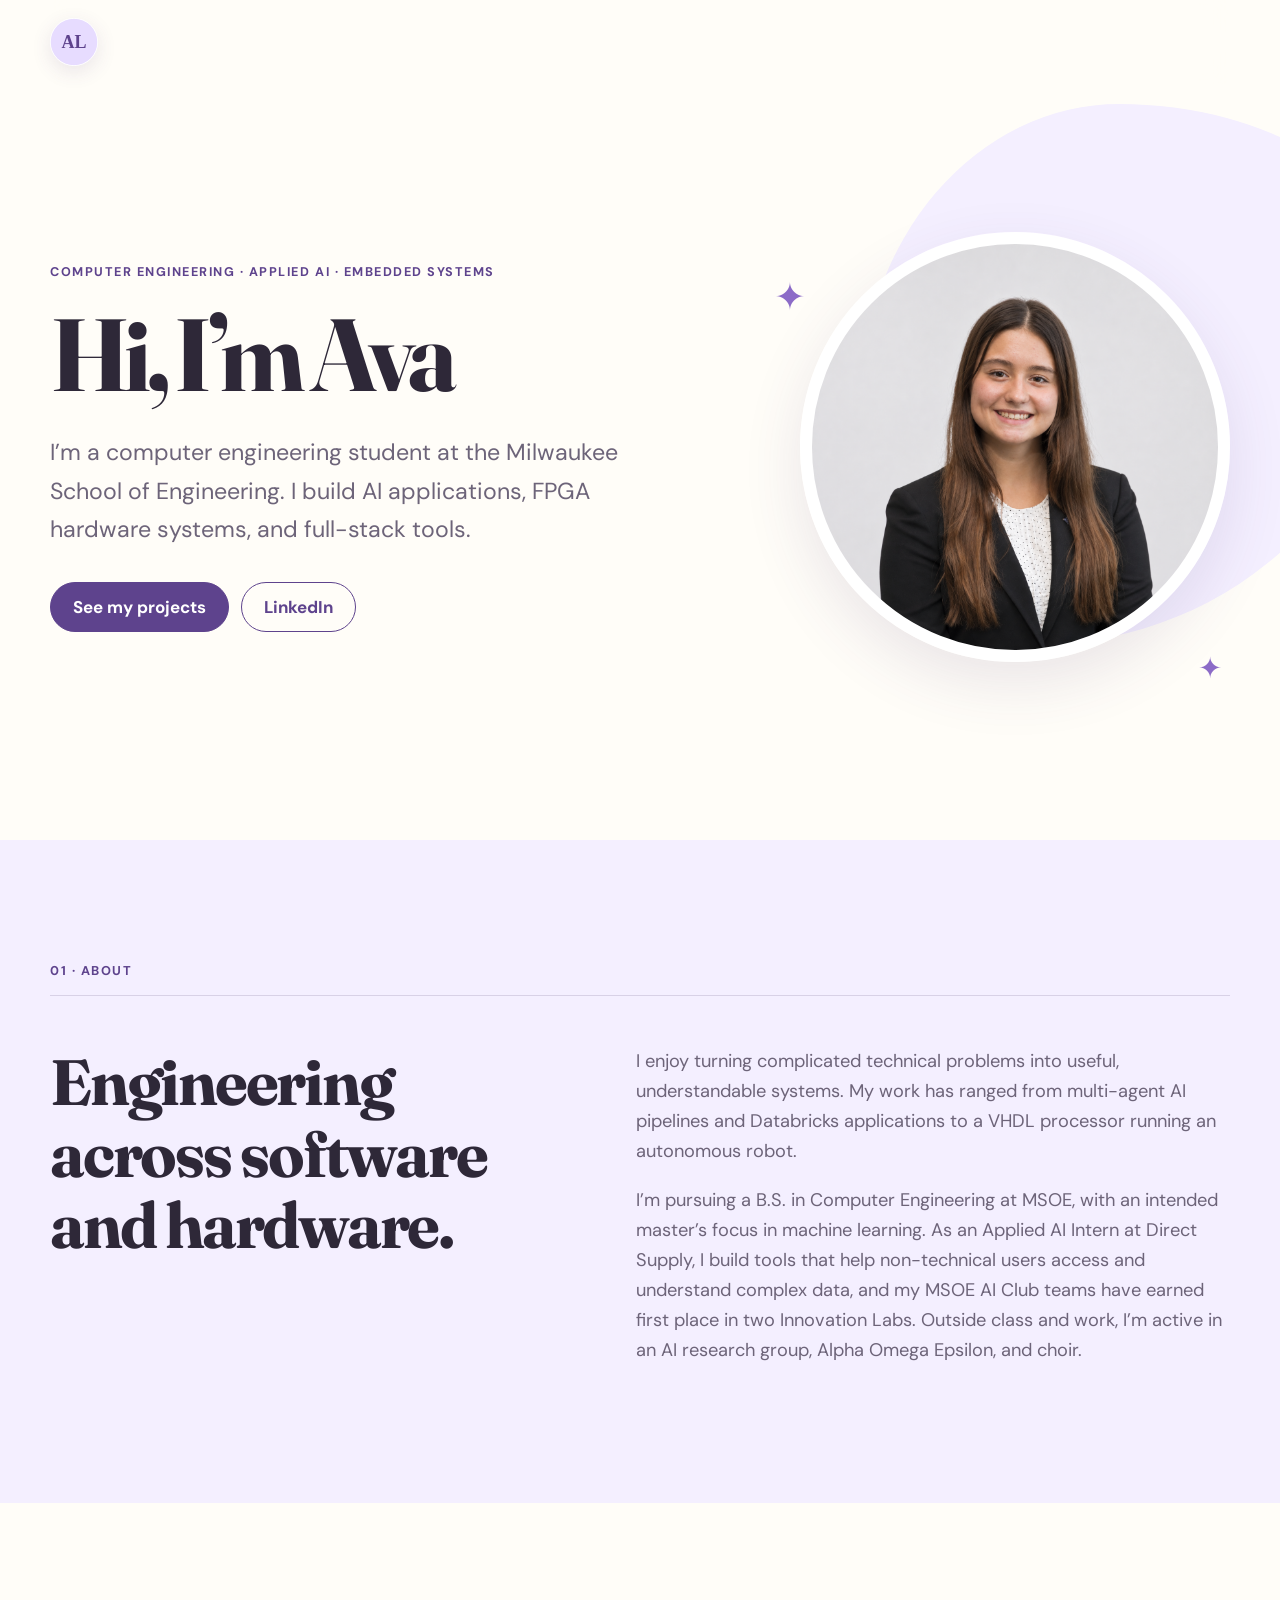
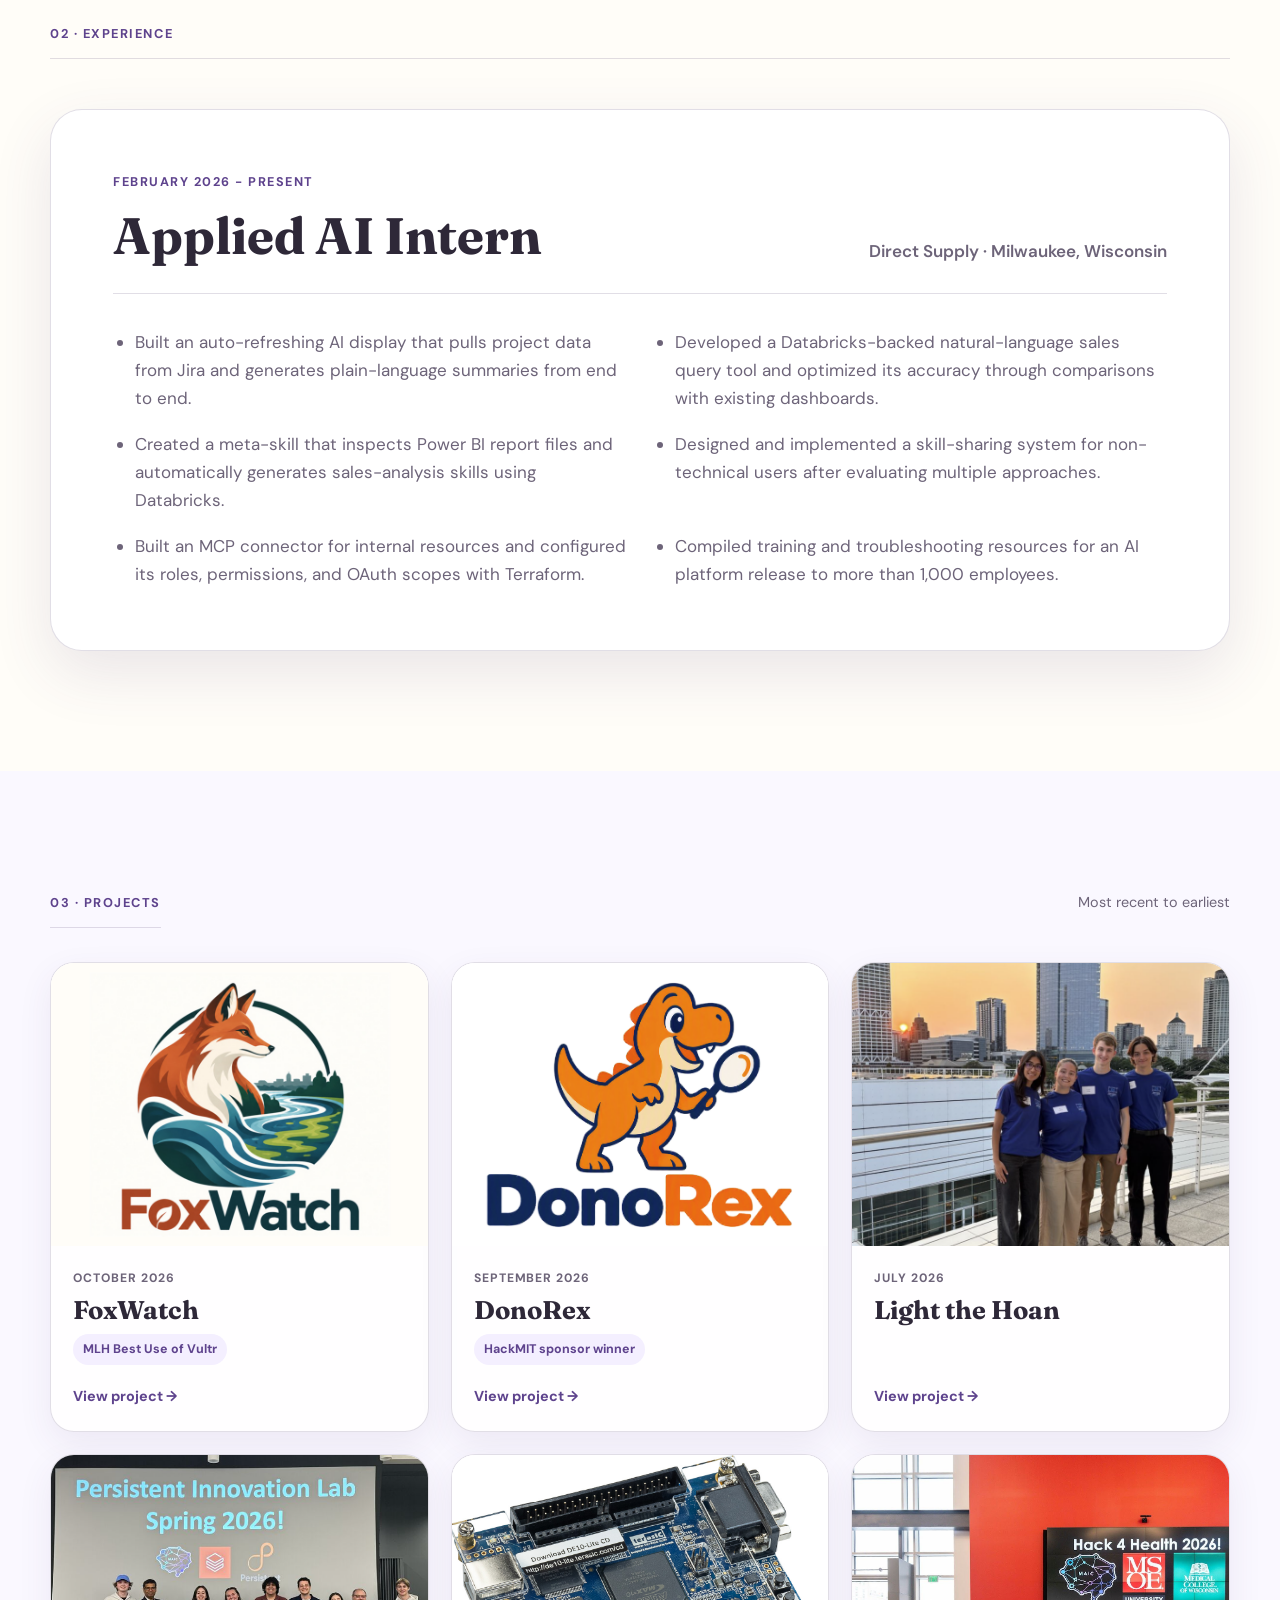
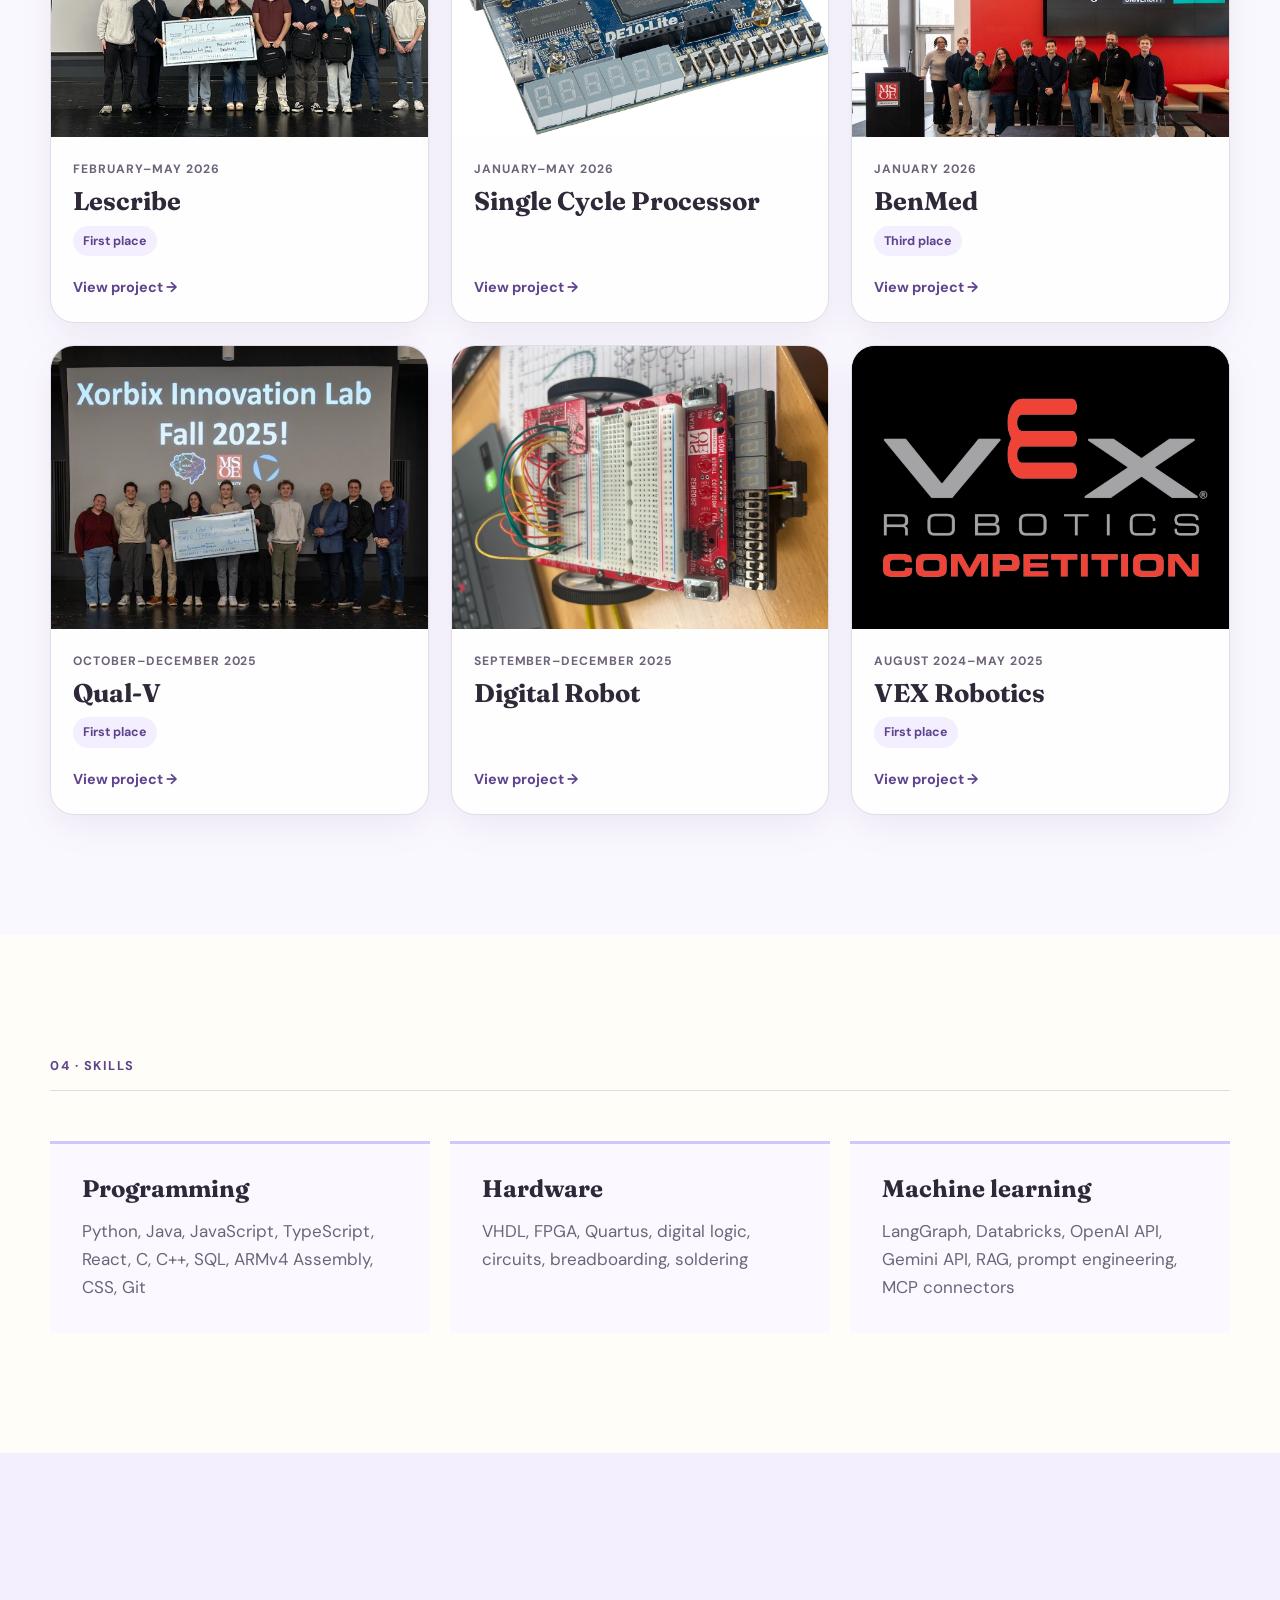
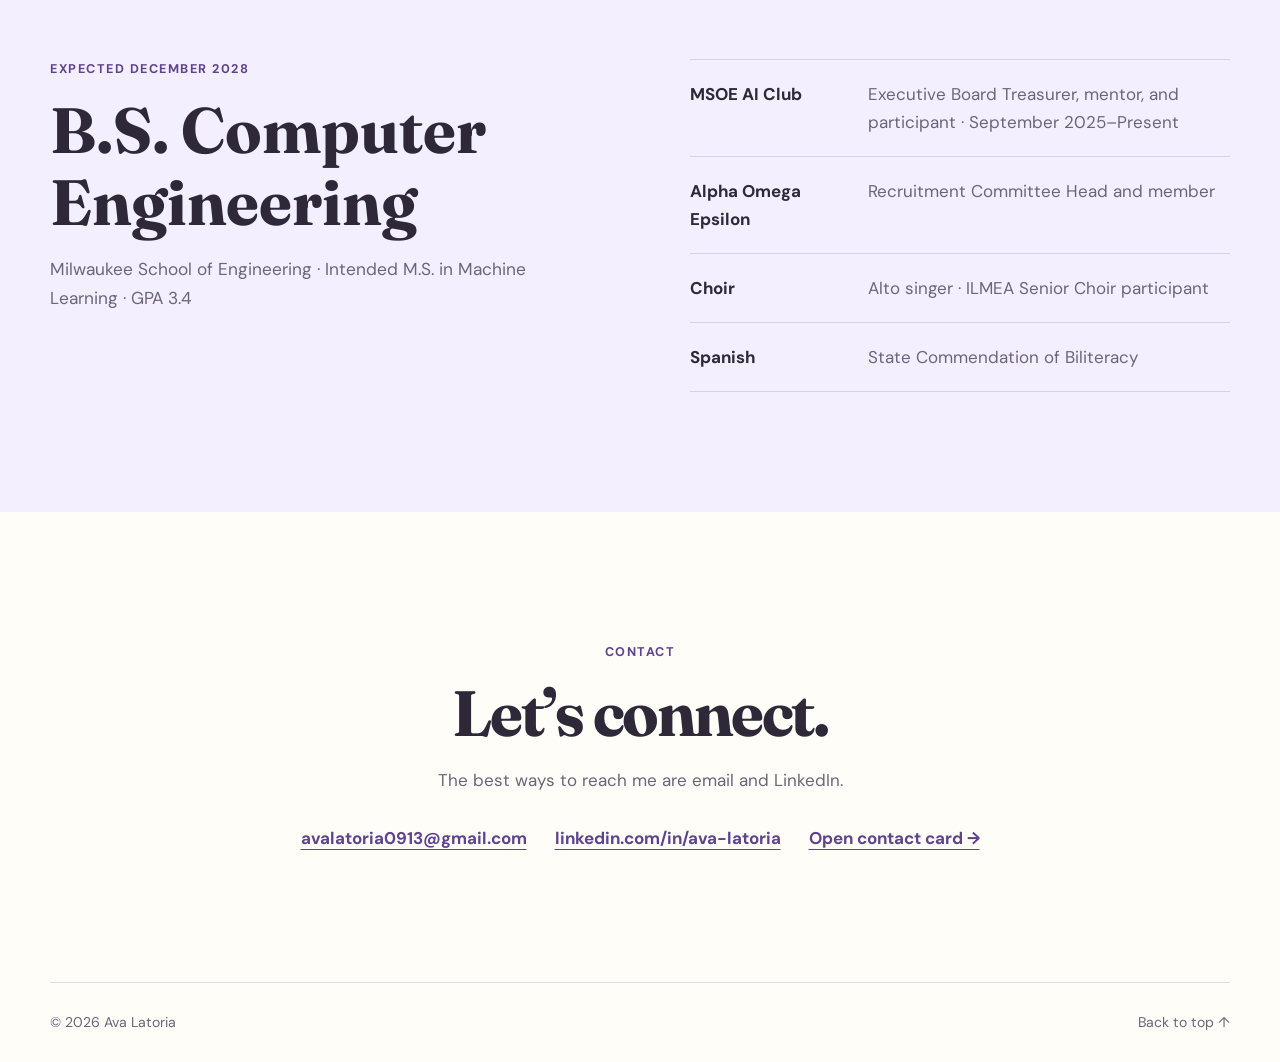
<file: index.html>
<!doctype html>
<html lang="en">
  <head>
    <meta charset="UTF-8" />
    <meta name="viewport" content="width=device-width, initial-scale=1.0" />
    <meta name="description" content="Ava Latoria - computer engineering, applied AI, and embedded systems portfolio." />
    <meta name="theme-color" content="#eee8ff" />
    <title>Ava Latoria | Portfolio</title>
    <link rel="icon" type="image/svg+xml" href="assets/favicon.svg?v=20261104" />
    <link rel="apple-touch-icon" href="assets/favicon.png" />
    <link rel="preconnect" href="https://fonts.googleapis.com" />
    <link rel="preconnect" href="https://fonts.gstatic.com" crossorigin />
    <link href="https://fonts.googleapis.com/css2?family=DM+Sans:wght@400;500;600;700&family=Fraunces:opsz,wght@9..144,600;9..144,700&display=swap" rel="stylesheet" />
    <link rel="stylesheet" href="styles.css?v=20261104-portrait-retouch" />
  </head>
  <body>
    <a class="skip-link" href="#main">Skip to content</a>
    <header class="site-header">
      <button class="brand-menu-button" type="button" aria-expanded="false" aria-controls="site-nav" aria-haspopup="true" aria-label="Open site navigation">
        <img src="assets/favicon.svg" alt="" aria-hidden="true" />
      </button>
      <nav id="site-nav" aria-label="Main navigation">
        <a href="#about">About</a>
        <a href="#experience">Experience</a>
        <a href="#projects">Projects</a>
        <a href="connect.html">Connect</a>
        <a href="#contact">Contact</a>
      </nav>
    </header>

    <main id="main">
      <section class="hero" id="top">
        <div class="hero-copy reveal">
          <p class="eyebrow">Computer Engineering · Applied AI · Embedded Systems</p>
          <h1>Hi, I’m Ava</h1>
          <p class="hero-text">I’m a computer engineering student at the Milwaukee School of Engineering. I build AI applications, FPGA hardware systems, and full-stack tools.</p>
          <div class="hero-links">
            <a class="button primary" href="#projects">See my projects</a>
            <a class="button secondary" href="https://www.linkedin.com/in/ava-latoria/" target="_blank" rel="noreferrer">LinkedIn</a>
          </div>
        </div>
        <div class="portrait-wrap reveal" aria-label="Portrait of Ava Latoria">
          <div class="portrait" role="img" aria-label="Ava Latoria smiling in a black blazer"></div>
          <span class="sparkle sparkle-one" aria-hidden="true">✦</span>
          <span class="sparkle sparkle-two" aria-hidden="true">✦</span>
        </div>
      </section>

      <section class="section about" id="about">
        <div class="section-label reveal">01 · About</div>
        <div class="about-grid">
          <h2 class="reveal">Engineering across software and hardware.</h2>
          <div class="about-copy reveal">
            <p>I enjoy turning complicated technical problems into useful, understandable systems. My work has ranged from multi-agent AI pipelines and Databricks applications to a VHDL processor running an autonomous robot.</p>
            <p>I’m pursuing a B.S. in Computer Engineering at MSOE, with an intended master’s focus in machine learning. As an Applied AI Intern at Direct Supply, I build tools that help non-technical users access and understand complex data, and my MSOE AI Club teams have earned first place in two Innovation Labs. Outside class and work, I’m active in an AI research group, Alpha Omega Epsilon, and choir.</p>
          </div>
        </div>
      </section>

      <section class="section experience" id="experience">
        <div class="section-label reveal">02 · Experience</div>
        <div class="experience-card reveal">
          <div class="experience-heading">
            <div>
              <p class="eyebrow">February 2026 - Present</p>
              <h2>Applied AI Intern</h2>
            </div>
            <p class="company">Direct Supply · Milwaukee, Wisconsin</p>
          </div>
          <ul>
            <li>Built an auto-refreshing AI display that pulls project data from Jira and generates plain-language summaries from end to end.</li>
            <li>Developed a Databricks-backed natural-language sales query tool and optimized its accuracy through comparisons with existing dashboards.</li>
            <li>Created a meta-skill that inspects Power BI report files and automatically generates sales-analysis skills using Databricks.</li>
            <li>Designed and implemented a skill-sharing system for non-technical users after evaluating multiple approaches.</li>
            <li>Built an MCP connector for internal resources and configured its roles, permissions, and OAuth scopes with Terraform.</li>
            <li>Compiled training and troubleshooting resources for an AI platform release to more than 1,000 employees.</li>
          </ul>
        </div>
      </section>

      <section class="section projects" id="projects">
        <div class="section-heading reveal">
          <div class="section-label">03 · Projects</div>
          <p>Most recent to earliest</p>
        </div>

        <div class="project-card-grid">
          <a class="project-card reveal" href="project.html#foxwatch"><div class="project-card-image logo-cover foxwatch-card-cover"><img src="assets/foxwatch-cover.png" alt="FoxWatch fox and waterways logo"></div><div class="project-card-body"><span class="project-card-date">October 2026</span><h2>FoxWatch</h2><span class="project-card-award">MLH Best Use of Vultr</span><span class="project-card-more">View project →</span></div></a>
          <a class="project-card reveal" href="project.html#donorex"><div class="project-card-image logo-cover donorex-card-cover"><img src="assets/donorex-logo.png" alt="DonoRex logo"></div><div class="project-card-body"><span class="project-card-date">September 2026</span><h2>DonoRex</h2><span class="project-card-award">HackMIT sponsor winner</span><span class="project-card-more">View project →</span></div></a>
          <a class="project-card reveal" href="project.html#light-the-hoan"><div class="project-card-image portrait-card-cover" style="--cover-image: url('assets/light-hoan-cover.png')"><img src="assets/light-hoan-cover.png" alt="Ava and her Light the Hoan team in front of the Milwaukee skyline" loading="lazy"></div><div class="project-card-body"><span class="project-card-date">July 2026</span><h2>Light the Hoan</h2><span class="project-card-more">View project →</span></div></a>
          <a class="project-card reveal" href="project.html#lescribe"><div class="project-card-image fit-photo"><img src="assets/lescribe-team.png" alt="Lescribe team receiving its first-place award" loading="lazy"></div><div class="project-card-body"><span class="project-card-date">February–May 2026</span><h2>Lescribe</h2><span class="project-card-award">First place</span><span class="project-card-more">View project →</span></div></a>
          <a class="project-card reveal" href="project.html#single-cycle-processor"><div class="project-card-image fit-photo"><img src="assets/de10-lite.jpg" alt="Terasic DE10-Lite development board" loading="lazy"></div><div class="project-card-body"><span class="project-card-date">January–May 2026</span><h2>Single Cycle Processor</h2><span class="project-card-more">View project →</span></div></a>
          <a class="project-card reveal" href="project.html#benmed"><div class="project-card-image fit-photo"><img src="assets/benmed-team.png" alt="BenMed team at Hack 4 Health 2026" loading="lazy"></div><div class="project-card-body"><span class="project-card-date">January 2026</span><h2>BenMed</h2><span class="project-card-award">Third place</span><span class="project-card-more">View project →</span></div></a>
          <a class="project-card reveal" href="project.html#qual-v"><div class="project-card-image fit-photo"><img src="assets/qualv-team.png" alt="Qual-V team receiving its award" loading="lazy"></div><div class="project-card-body"><span class="project-card-date">October–December 2025</span><h2>Qual-V</h2><span class="project-card-award">First place</span><span class="project-card-more">View project →</span></div></a>
          <a class="project-card reveal" href="project.html#digital-robot"><div class="project-card-image fit-photo"><img src="assets/digital-robot-sideways.png?v=horizontal-flip" alt="Digital robot hardware turned sideways" loading="lazy"></div><div class="project-card-body"><span class="project-card-date">September–December 2025</span><h2>Digital Robot</h2><span class="project-card-more">View project →</span></div></a>
          <a class="project-card reveal" href="project.html#vex-robotics"><div class="project-card-image logo-cover dark"><img src="assets/vex-logo.png" alt="VEX Robotics Competition logo" loading="lazy"></div><div class="project-card-body"><span class="project-card-date">August 2024–May 2025</span><h2>VEX Robotics</h2><span class="project-card-award">First place</span><span class="project-card-more">View project →</span></div></a>
        </div>

        <div class="project-list project-source" aria-hidden="true">
          <article class="project-entry reveal">
            <div class="project-media foxwatch-gallery">
              <img class="foxwatch-cover-image" src="assets/foxwatch-cover.png" alt="FoxWatch fox and waterways logo">
            </div>
            <div class="project-details">
              <div class="project-meta"><span>October 2026</span><span>HackGB</span></div>
              <div class="award">Winner · MLH Best Use of Vultr</div>
              <h2>FoxWatch</h2>
              <p>An evidence-first platform for investigating algal blooms in the Fox River and Green Bay. FoxWatch brings together live USGS water measurements, Sentinel-2 satellite imagery, scientific research, and understandable AI explanations in one dashboard.</p>
              <p>The full-stack system uses machine-learning models to estimate bloom probability and chlorophyll fluorescence, validates spatial estimates against withheld boat-survey measurements, and clearly distinguishes measured data, model estimates, and remaining uncertainty.</p>
              <div class="project-tags"><span>Python</span><span>FastAPI</span><span>React</span><span>TypeScript</span><span>Satellite imagery</span><span>Machine learning</span></div>
              <div class="text-links">
                <a href="https://devpost.com/software/foxwatch" target="_blank" rel="noreferrer">Devpost ↗</a>
                <a href="https://github.com/FDS-Dark/foxwatch" target="_blank" rel="noreferrer">Code ↗</a>
              </div>
            </div>
          </article>

          <article class="project-entry reveal">
            <div class="project-media donorex-gallery">
              <img class="donorex-cover-image" src="assets/donorex-logo.png" alt="DonoRex dinosaur mascot holding a magnifying glass above the DonoRex name">
            </div>
            <div class="project-details">
              <div class="project-meta"><span>September 2026</span><span>HackMIT</span></div>
              <div class="award">GiveCampus sponsor track winner · Grand prize</div>
              <h2>DonoRex</h2>
              <p>A decision tool for university fundraising teams. DonoRex scores constituent data and builds a ranked, time-budgeted weekly queue with a recommended action, estimated minutes, and evidence for every suggestion.</p>
              <p>I led the architecture, data pipeline, core logic, APIs, and Microsoft 365 Autopilot integration. The system uses deterministic TypeScript and a greedy optimizer, with approval required before any outreach is sent.</p>
              <div class="project-tags"><span>TypeScript</span><span>Next.js</span><span>Microsoft Graph</span><span>OAuth</span><span>Optimization</span></div>
              <div class="text-links">
                <a href="https://plume.hackmit.org/project/cxnvv-kmhmt-hktyj-zuygs" target="_blank" rel="noreferrer">Project page ↗</a>
                <a href="https://github.com/latoriaa13/HackMIT_Dropbox" target="_blank" rel="noreferrer">Code ↗</a>
                <a href="https://www.linkedin.com/feed/update/urn:li:activity:7507967518070816769/" target="_blank" rel="noreferrer">LinkedIn post ↗</a>
              </div>
            </div>
          </article>

          <article class="project-entry reveal">
            <div class="project-media photo-grid-three">
              <img src="assets/light-hoan-1.jpg" alt="Ava's team at the Milwaukee Art Museum during the Light the Hoan challenge" loading="lazy">
              <img src="assets/light-hoan-2.jpg" alt="Light the Hoan team presenting its bridge light show" loading="lazy">
              <img src="assets/light-hoan-3.jpg" alt="The Hoan Bridge illuminated at night" loading="lazy">
            </div>
            <div class="project-details">
              <div class="project-meta"><span>July 2026</span><span>Direct Supply intern challenge</span></div>
              <h2>Light the Hoan</h2>
              <p>My intern team designed an original light show for Milwaukee’s Hoan Bridge, translating Direct Supply’s mission into a coordinated visual story. We presented the concept alongside teams from 13 companies.</p>
              <div class="project-tags"><span>Creative technology</span><span>Team design</span><span>Presentation</span></div>
              <div class="text-links"><a href="https://www.linkedin.com/feed/update/urn:li:activity:7488760952964710401/" target="_blank" rel="noreferrer">LinkedIn post ↗</a></div>
            </div>
          </article>

          <article class="project-entry reveal">
            <div class="project-media lescribe-gallery">
              <img class="lescribe-team" src="assets/lescribe-team.png" alt="Lescribe team receiving its first-place award at the Persistent Systems Innovation Lab showcase" loading="lazy">
            </div>
            <div class="project-details">
              <div class="project-meta"><span>February–May 2026</span><span>Persistent Systems MAIC</span></div>
              <div class="award">First place</div>
              <h2>Lescribe</h2>
              <p>An autonomous medical coding assistant that transcribes doctor-patient conversations with AssemblyAI and coordinates specialist agents in LangGraph to generate ICD-10-CM and CPT codes.</p>
              <p>Semantic retrieval searches more than 500 embedded coding-rule chunks for each case. The HIPAA-conscious React and TypeScript app includes patient context, PHI redaction, and reached 96.9% ICD and 85.6% CPT accuracy on our hand-labeled evaluation set.</p>
              <div class="project-tags"><span>LangGraph</span><span>RAG</span><span>Databricks</span><span>React</span><span>AssemblyAI</span></div>
              <div class="text-links"><a href="https://www.linkedin.com/feed/update/urn:li:activity:7457556461817245698/" target="_blank" rel="noreferrer">LinkedIn post ↗</a></div>
            </div>
          </article>

          <article class="project-entry reveal">
            <div class="project-media de10-lite-photo">
              <img src="assets/de10-lite.jpg" alt="Terasic DE10-Lite development board with a MAX 10 FPGA" loading="lazy">
            </div>
            <div class="project-details">
              <div class="project-meta"><span>January–May 2026</span><span>Computer architecture</span></div>
              <h2>Single Cycle Processor</h2>
              <p>I built an ARMv4 CPU from scratch in VHDL, including the ALU, register file, immediate extender, rotator, barrel shifter, and combinational control. The design ran on a MAX 10 FPGA with memory-mapped motors, sensors, LEDs, and seven-segment displays.</p>
              <p>ARM assembly programs drove seven robot behaviors, supported by timing simulations and on-board testing in Quartus.</p>
              <div class="project-tags"><span>VHDL</span><span>ARMv4</span><span>FPGA</span><span>Quartus</span><span>Embedded I/O</span></div>
            </div>
          </article>

          <article class="project-entry reveal">
            <div class="project-media benmed-gallery">
              <img class="benmed-logo" src="assets/benmed-logo.png" alt="BenMed logo with a medical dog mascot and the phrase Better English for Medicine" loading="lazy">
              <img class="benmed-team" src="assets/benmed-team.png" alt="BenMed team at Hack 4 Health 2026" loading="lazy">
            </div>
            <div class="project-details">
              <div class="project-meta"><span>January 2026</span><span>Hack-4-Health</span></div>
              <div class="award">Third place</div>
              <h2>BenMed</h2>
              <p>A medical report summarization tool built at the MSOE AI Club’s Hack-4-Health, hosted by the Medical College of Wisconsin. MedSpaCy extracts clinical information, Gemini rewrites it in plain language, and a seven-stage validation pipeline checks the result.</p>
              <p>Exa.ai adds citations so readers can trace unfamiliar terms and claims to supporting sources.</p>
              <div class="project-tags"><span>Python</span><span>MedSpaCy</span><span>Gemini</span><span>Exa.ai</span><span>Validation</span></div>
            </div>
          </article>

          <article class="project-entry reveal">
            <div class="project-media qualv-gallery">
              <img class="qualv-team" src="assets/qualv-team.png" alt="Qual-V team receiving its award at the Xorbix Innovation Lab showcase" loading="lazy">
            </div>
            <div class="project-details">
              <div class="project-meta"><span>October–December 2025</span><span>Xorbix MAIC</span></div>
              <div class="award">First place</div>
              <h2>Qual-V</h2>
              <p>A real-time manufacturing quality platform using three YOLO models on Databricks: a 99.5% mAP@50 jar detector, a 94% intact-versus-damaged classifier, and a 78% multiclass damage model.</p>
              <p>I hand-labeled data in Roboflow and split and fine-tuned the binary classifier. A human-in-the-loop workflow captures feedback, retrains models, and replaces approved versions through the MLflow registry.</p>
              <div class="project-tags"><span>YOLO</span><span>Databricks</span><span>Roboflow</span><span>MLflow</span><span>React</span></div>
              <div class="text-links"><a href="https://www.linkedin.com/feed/update/urn:li:activity:7403886602336530432/" target="_blank" rel="noreferrer">LinkedIn post ↗</a></div>
            </div>
          </article>

          <article class="project-entry reveal">
            <div class="project-media digital-robot-photo">
              <img src="assets/digital-robot.png" alt="Digital robot hardware with a breadboard, sensors, wheels, switches, and seven-segment displays" loading="lazy">
            </div>
            <div class="project-details">
              <div class="project-meta"><span>September–December 2025</span><span>Digital logic</span></div>
              <h2>Digital Robot</h2>
              <p>An autonomous robot implemented in VHDL and digital logic on a DE10-Lite FPGA. I integrated motors, infrared and collision sensors, and a breadboarded interface so the robot could follow a track, stop at crossroads, avoid collisions, and show its current action on a seven-segment display.</p>
              <div class="project-tags"><span>VHDL</span><span>DE10-Lite</span><span>Digital logic</span><span>Sensors</span><span>Breadboarding</span></div>
            </div>
          </article>

          <article class="project-entry reveal">
            <div class="project-media vex-logo-panel">
              <img class="vex-logo-image" src="assets/vex-logo.png" alt="VEX Robotics Competition logo" loading="lazy">
            </div>
            <div class="project-details">
              <div class="project-meta"><span>August 2024–May 2025</span><span>Competitive robotics</span></div>
              <div class="award">First place · school competition</div>
              <h2>VEX Robotics</h2>
              <p>VEX Robotics is a competitive program where teams design, build, and program robots for game-based challenges. Throughout the season, I applied the engineering design process to prototype, test, and refine our robot using feedback from real matches.</p>
              <p>We built with VEX V5 components, motors, sensors, and the V5 Brain. I programmed driver-control routines in VEXcode C++ and used sensor feedback to improve navigation and responsiveness. My team won first place alongside a partner team in a school competition—my first hands-on experience with competitive robotics and hardware-software integration.</p>
              <div class="project-tags"><span>C++</span><span>VEXcode</span><span>V5 Brain</span><span>Motors</span><span>Sensors</span></div>
            </div>
          </article>
        </div>
      </section>

      <section class="section skills" id="skills">
        <div class="section-label reveal">04 · Skills</div>
        <div class="skills-grid">
          <div class="skill-group reveal">
            <h3>Programming</h3>
            <p>Python, Java, JavaScript, TypeScript, React, C, C++, SQL, ARMv4 Assembly, CSS, Git</p>
          </div>
          <div class="skill-group reveal">
            <h3>Hardware</h3>
            <p>VHDL, FPGA, Quartus, digital logic, circuits, breadboarding, soldering</p>
          </div>
          <div class="skill-group reveal">
            <h3>Machine learning</h3>
            <p>LangGraph, Databricks, OpenAI API, Gemini API, RAG, prompt engineering, MCP connectors</p>
          </div>
        </div>
      </section>

      <section class="section education">
        <div class="section-label reveal">05 · Education & community</div>
        <div class="education-grid">
          <div class="education-main reveal">
            <p class="eyebrow">Expected December 2028</p>
            <h2>B.S. Computer Engineering</h2>
            <p>Milwaukee School of Engineering · Intended M.S. in Machine Learning · GPA 3.4</p>
          </div>
          <div class="community-list reveal">
            <div><strong>MSOE AI Club</strong><span>Executive Board Treasurer, mentor, and participant · September 2025–Present</span></div>
            <div><strong>Alpha Omega Epsilon</strong><span>Recruitment Committee Head and member</span></div>
            <div><strong>Choir</strong><span>Alto singer · ILMEA Senior Choir participant</span></div>
            <div><strong>Spanish</strong><span>State Commendation of Biliteracy</span></div>
          </div>
        </div>
      </section>

      <section class="contact" id="contact">
        <p class="eyebrow reveal">Contact</p>
        <h2 class="reveal">Let’s connect.</h2>
        <p class="reveal">The best ways to reach me are email and LinkedIn.</p>
        <div class="contact-links reveal">
          <a href="mailto:avalatoria0913@gmail.com">avalatoria0913@gmail.com</a>
          <a href="https://www.linkedin.com/in/ava-latoria/" target="_blank" rel="noreferrer">linkedin.com/in/ava-latoria</a>
          <a href="connect.html">Open contact card →</a>
        </div>
      </section>
    </main>

    <footer>
      <p>© <span id="year"></span> Ava Latoria</p>
      <a href="#top">Back to top ↑</a>
    </footer>
    <script src="script.js?v=20261104-brand-menu"></script>
  </body>
</html>
</file>
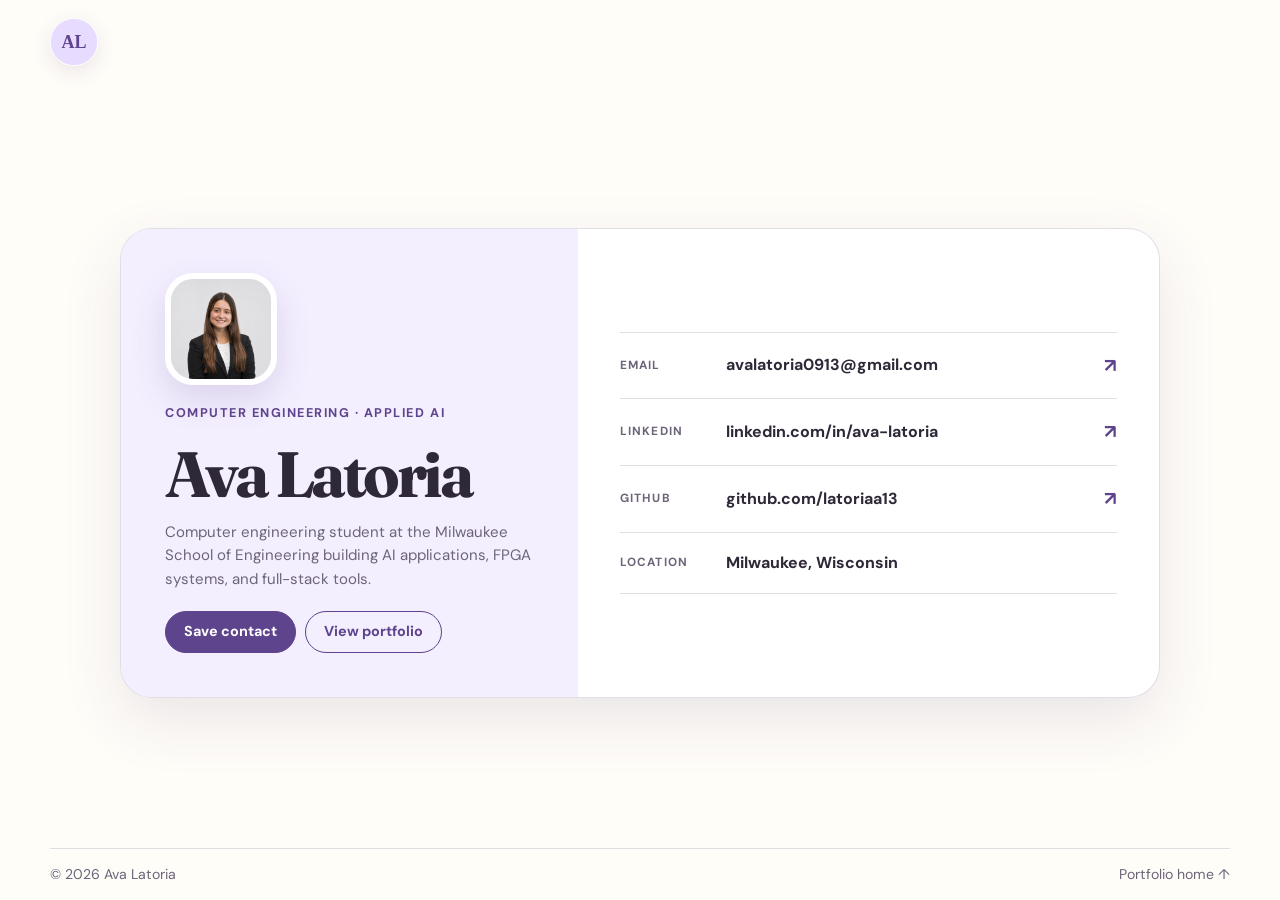
<file: connect.html>
<!doctype html>
<html lang="en">
  <head>
    <meta charset="UTF-8" />
    <meta name="viewport" content="width=device-width, initial-scale=1.0" />
    <meta name="description" content="Connect with Ava Latoria, a computer engineering student working across applied AI and embedded systems." />
    <meta name="theme-color" content="#eee8ff" />
    <title>Connect with Ava Latoria</title>
    <link rel="icon" type="image/svg+xml" href="assets/favicon.svg?v=20261104" />
    <link rel="apple-touch-icon" href="assets/favicon.png" />
    <link rel="preconnect" href="https://fonts.googleapis.com" />
    <link rel="preconnect" href="https://fonts.gstatic.com" crossorigin />
    <link href="https://fonts.googleapis.com/css2?family=DM+Sans:wght@400;500;600;700&family=Fraunces:opsz,wght@9..144,600;9..144,700&display=swap" rel="stylesheet" />
    <link rel="stylesheet" href="styles.css?v=20261104-portrait-retouch" />
  </head>
  <body class="connect-page">
    <a class="skip-link" href="#main">Skip to contact card</a>
    <header class="site-header">
      <button class="brand-menu-button" type="button" aria-expanded="false" aria-controls="site-nav" aria-haspopup="true" aria-label="Open site navigation">
        <img src="assets/favicon.svg" alt="" aria-hidden="true" />
      </button>
      <nav id="site-nav" aria-label="Main navigation">
        <a href="index.html#about">About</a>
        <a href="index.html#experience">Experience</a>
        <a href="index.html#projects">Projects</a>
        <a href="connect.html" aria-current="page">Connect</a>
        <a href="index.html#contact">Contact</a>
      </nav>
    </header>

    <main class="connect-main" id="main">
      <section class="connect-card">
        <div class="connect-profile">
          <div class="connect-photo" role="img" aria-label="Portrait of Ava Latoria"></div>
          <p class="eyebrow">Computer Engineering · Applied AI</p>
          <h1>Ava Latoria</h1>
          <p class="connect-intro">Computer engineering student at the Milwaukee School of Engineering building AI applications, FPGA systems, and full-stack tools.</p>
          <div class="connect-actions">
            <a class="button primary" href="ava-latoria.vcf" download>Save contact</a>
            <a class="button secondary" href="index.html">View portfolio</a>
          </div>
        </div>

        <div class="connect-directory" aria-label="Contact links">
          <a href="mailto:avalatoria0913@gmail.com">
            <span>Email</span><strong>avalatoria0913@gmail.com</strong><b aria-hidden="true">↗</b>
          </a>
          <a href="https://www.linkedin.com/in/ava-latoria/" target="_blank" rel="noreferrer">
            <span>LinkedIn</span><strong>linkedin.com/in/ava-latoria</strong><b aria-hidden="true">↗</b>
          </a>
          <a href="https://github.com/latoriaa13" target="_blank" rel="noreferrer">
            <span>GitHub</span><strong>github.com/latoriaa13</strong><b aria-hidden="true">↗</b>
          </a>
          <div>
            <span>Location</span><strong>Milwaukee, Wisconsin</strong>
          </div>
        </div>
      </section>
    </main>

    <footer>
      <p>© <span id="year"></span> Ava Latoria</p>
      <a href="index.html">Portfolio home ↑</a>
    </footer>
    <script src="script.js?v=20261104-brand-menu"></script>
  </body>
</html>
</file>
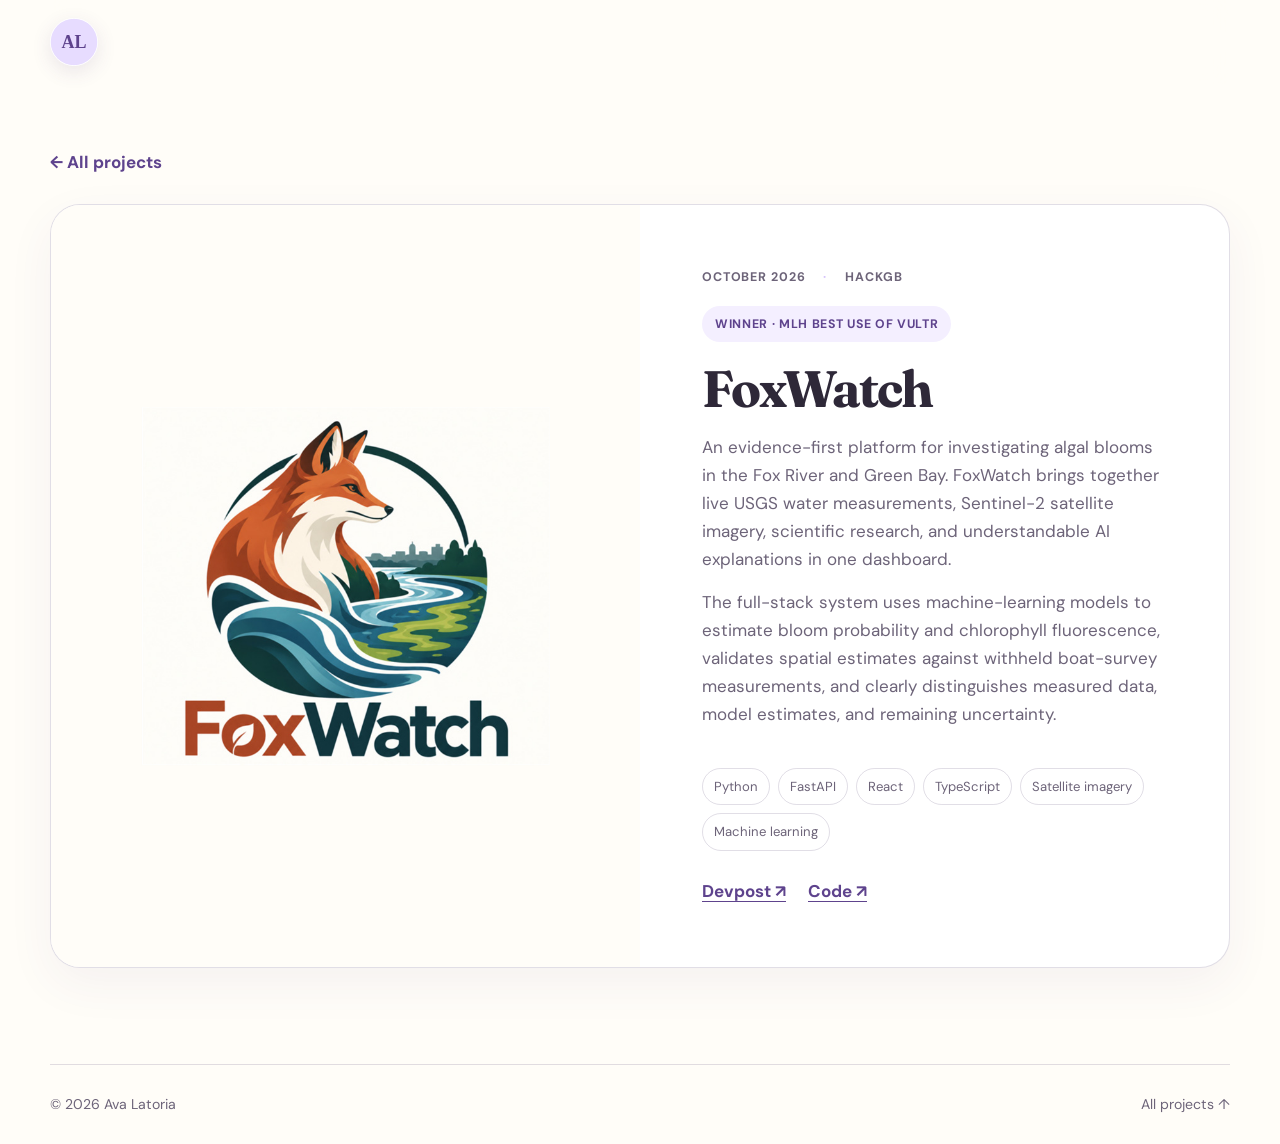
<file: project.html>
<!DOCTYPE html>
<html lang="en">
<head>
  <meta charset="UTF-8">
  <meta name="viewport" content="width=device-width, initial-scale=1.0">
  <meta name="description" content="Project details from Ava Latoria's engineering and AI portfolio.">
  <title>Project | Ava Latoria</title>
  <link rel="icon" type="image/svg+xml" href="assets/favicon.svg?v=20261104">
  <link rel="apple-touch-icon" href="assets/favicon.png">
  <link rel="preconnect" href="https://fonts.googleapis.com">
  <link rel="preconnect" href="https://fonts.gstatic.com" crossorigin>
  <link href="https://fonts.googleapis.com/css2?family=DM+Sans:wght@400;500;600;700&family=Fraunces:opsz,wght@9..144,600;9..144,700&display=swap" rel="stylesheet">
  <link rel="stylesheet" href="styles.css?v=20261104-portrait-retouch">
</head>
<body class="project-page">
  <header class="site-header">
    <button class="brand-menu-button" type="button" aria-expanded="false" aria-controls="site-nav" aria-haspopup="true" aria-label="Open site navigation">
      <img src="assets/favicon.svg" alt="" aria-hidden="true">
    </button>
    <nav id="site-nav" aria-label="Primary navigation">
      <a href="index.html#about">About</a>
      <a href="index.html#experience">Experience</a>
      <a href="index.html#projects">Projects</a>
      <a href="connect.html">Connect</a>
      <a href="index.html#contact">Contact</a>
    </nav>
  </header>

  <main class="project-detail-main">
    <a class="back-link" href="index.html#projects">← All projects</a>
    <div id="project-detail" aria-live="polite"><p class="project-loading">Loading project…</p></div>
  </main>

  <footer><span>© <span id="year"></span> Ava Latoria</span><a href="index.html#projects">All projects ↑</a></footer>
  <script src="script.js?v=20261104-brand-menu"></script>
</body>
</html>
</file>
<file: styles.css>
:root {
  --ink: #2e2838;
  --muted: #6d6479;
  --lavender-50: #fbf9ff;
  --lavender-100: #f4efff;
  --lavender-200: #e7dcff;
  --lavender-300: #d5c3fb;
  --lavender-500: #8c6bc7;
  --lavender-700: #5e438d;
  --cream: #fffdf8;
  --orange: #f58245;
  --line: rgba(71, 53, 98, 0.16);
  --shadow: 0 22px 60px rgba(80, 54, 118, 0.12);
}

* { box-sizing: border-box; }
html { overflow-x: clip; scroll-behavior: smooth; }
body {
  margin: 0;
  overflow-x: hidden;
  color: var(--ink);
  background: var(--cream);
  font-family: "DM Sans", sans-serif;
  font-size: 17px;
  line-height: 1.65;
}

a { color: inherit; }
img { max-width: 100%; }
.skip-link { position: fixed; left: 16px; top: -60px; z-index: 100; padding: 10px 16px; background: var(--ink); color: white; border-radius: 8px; }
.skip-link:focus { top: 16px; }

.site-header {
  position: sticky;
  top: 0;
  z-index: 20;
  display: flex;
  align-items: center;
  justify-content: flex-start;
  width: min(1180px, calc(100% - 40px));
  margin: 0 auto;
  padding: 18px 0;
  background: color-mix(in srgb, var(--cream) 88%, transparent);
  backdrop-filter: blur(14px);
}
.brand-menu-button { display: grid; place-items: center; width: 48px; height: 48px; padding: 0; overflow: hidden; border: 0; border-radius: 50%; background: white; box-shadow: 0 6px 20px rgba(80, 54, 118, .12); cursor: pointer; transition: transform 180ms ease, box-shadow 180ms ease; }
.brand-menu-button:hover, .brand-menu-button:focus-visible, .brand-menu-button[aria-expanded="true"] { transform: translateY(-1px); box-shadow: 0 9px 24px rgba(80, 54, 118, .2); outline: 2px solid var(--lavender-300); outline-offset: 3px; }
.brand-menu-button img { display: block; width: 100%; height: 100%; object-fit: cover; }
nav { position: absolute; top: 72px; left: 0; display: none; flex-direction: column; gap: 0; min-width: 205px; padding: 10px; border: 1px solid var(--line); border-radius: 18px; background: white; box-shadow: var(--shadow); }
nav.open { display: flex; }
nav a { padding: 10px 12px; border-radius: 10px; color: var(--muted); font-size: 0.92rem; font-weight: 600; text-decoration: none; }
nav a:hover, nav a:focus-visible { color: var(--lavender-700); background: var(--lavender-100); }

.hero {
  position: relative;
  display: grid;
  grid-template-columns: 1.15fr 0.85fr;
  align-items: center;
  gap: 80px;
  min-height: 84vh;
  width: min(1180px, calc(100% - 40px));
  margin: 0 auto;
  padding: 80px 0 110px;
}
.hero::before { content: ""; position: absolute; z-index: -1; width: 540px; height: 540px; right: -170px; top: 20px; border-radius: 48% 52% 67% 33% / 56% 34% 66% 44%; background: var(--lavender-100); }
.eyebrow { margin: 0 0 14px; color: var(--lavender-700); font-size: 0.79rem; font-weight: 700; letter-spacing: 0.12em; text-transform: uppercase; }
h1, h2, h3 { font-family: "Fraunces", serif; line-height: 1.12; }
h1 { margin: 0 0 22px; font-size: clamp(4rem, 8vw, 7.4rem); letter-spacing: -0.055em; }
.hero-text { max-width: 690px; margin: 0; color: var(--muted); font-size: clamp(1.15rem, 2vw, 1.45rem); }
.hero-links { display: flex; flex-wrap: wrap; gap: 12px; margin-top: 34px; }
.button { display: inline-flex; align-items: center; justify-content: center; min-height: 50px; padding: 0 22px; border: 1px solid var(--lavender-700); border-radius: 999px; font-weight: 700; text-decoration: none; transition: transform 180ms ease, box-shadow 180ms ease; }
.button:hover { transform: translateY(-2px); box-shadow: 0 10px 24px rgba(94, 67, 141, 0.18); }
.button.primary { background: var(--lavender-700); color: white; }
.button.secondary { color: var(--lavender-700); }

.portrait-wrap { position: relative; justify-self: end; width: min(100%, 430px); }
.portrait { aspect-ratio: 1; overflow: hidden; border: 12px solid white; border-radius: 50%; background-image: url("assets/ava-portrait-retouched.png"); background-repeat: no-repeat; background-size: cover; background-position: center; box-shadow: var(--shadow); }
.sparkle { position: absolute; color: var(--lavender-500); font-size: 2.4rem; }
.sparkle-one { left: -26px; top: 34px; }
.sparkle-two { right: 8px; bottom: -30px; font-size: 1.8rem; }

.section { padding: 120px max(20px, calc((100vw - 1180px) / 2)); }
.section-label { margin-bottom: 50px; padding-bottom: 14px; border-bottom: 1px solid var(--line); color: var(--lavender-700); font-size: 0.8rem; font-weight: 700; letter-spacing: 0.12em; text-transform: uppercase; }
.about { background: var(--lavender-100); }
.about-grid { display: grid; grid-template-columns: 0.9fr 1.1fr; gap: 100px; }
.about h2, .contact h2 { margin: 0; font-size: clamp(2.7rem, 5vw, 4.6rem); letter-spacing: -0.035em; }
.about-copy { max-width: 680px; color: var(--muted); font-size: 1.14rem; }
.about-copy p:first-child { margin-top: 0; }

.experience-card { padding: clamp(28px, 5vw, 62px); border: 1px solid var(--line); border-radius: 32px; background: white; box-shadow: var(--shadow); }
.experience-heading { display: flex; align-items: flex-end; justify-content: space-between; gap: 30px; padding-bottom: 28px; border-bottom: 1px solid var(--line); }
.experience-heading h2 { margin: 0; font-size: clamp(2.2rem, 4vw, 3.8rem); }
.company { margin: 0; color: var(--muted); font-weight: 600; text-align: right; }
.experience-card ul { display: grid; grid-template-columns: repeat(2, 1fr); gap: 18px 48px; margin: 34px 0 0; padding-left: 22px; color: var(--muted); }

.projects { background: #faf8ff; }
.section-heading { display: flex; justify-content: space-between; align-items: baseline; margin-bottom: 34px; }
.section-heading .section-label { margin: 0; }
.section-heading p { margin: 0; color: var(--muted); font-size: .9rem; }
.project-list { display: grid; gap: 26px; }
.project-source { display: none; }
.project-card-grid { display: grid; grid-template-columns: repeat(3, minmax(0, 1fr)); gap: 22px; }
.project-card { display: flex; min-width: 0; flex-direction: column; overflow: hidden; color: var(--ink); text-decoration: none; background: rgba(255, 255, 255, .86); border: 1px solid var(--line); border-radius: 24px; box-shadow: 0 12px 34px rgba(73, 45, 112, .08); transition: transform 180ms ease, box-shadow 180ms ease, border-color 180ms ease; }
.project-card:hover, .project-card:focus-visible { transform: translateY(-5px); border-color: var(--lavender-500); box-shadow: 0 18px 42px rgba(73, 45, 112, .15); }
.project-card-image { position: relative; display: grid; width: 100%; aspect-ratio: 4 / 3; place-items: center; overflow: hidden; background: #fff; }
.project-card-image img { position: absolute; inset: 0; width: 100%; height: 100%; object-fit: cover; }
.project-card-image.contain img { object-fit: contain; padding: 20px; }
.project-card-image.dark { background: #050505; }
.project-card-image.fit-photo img { object-fit: cover; padding: 0; }
.project-card-image.logo-cover img { object-fit: cover; padding: 0; }
.project-card-image.donorex-card-cover img { object-position: center; padding: 0; }
.project-card-image.foxwatch-card-cover img { object-position: center; }
a[href="project.html#lescribe"] .project-card-image img { object-position: center 54%; }
a[href="project.html#benmed"] .project-card-image img { object-position: center 58%; }
a[href="project.html#qual-v"] .project-card-image img { object-position: center 55%; }
.project-card-image.portrait-card-cover::before { content: ""; position: absolute; inset: -18px; background: linear-gradient(rgba(244, 239, 255, .34), rgba(255, 255, 255, .28)), var(--cover-image) center / cover no-repeat; filter: blur(14px); opacity: .72; }
.project-card-image.portrait-card-cover img { z-index: 1; object-fit: cover; object-position: center 65%; padding: 0; }
.project-card-body { display: flex; flex: 1; flex-direction: column; align-items: flex-start; padding: 22px; }
.project-card-date { color: var(--muted); font-size: .76rem; font-weight: 700; letter-spacing: .08em; text-transform: uppercase; }
.project-card h2 { margin: 8px 0 10px; font-size: clamp(1.4rem, 2vw, 1.8rem); }
.project-card-award { display: inline-flex; margin-bottom: 20px; padding: 5px 10px; color: var(--lavender-700); font-size: .78rem; font-weight: 700; background: var(--lavender-100); border-radius: 999px; }
.project-card-more { margin-top: auto; color: var(--lavender-700); font-size: .9rem; font-weight: 700; }
.project-detail-main { width: min(1180px, calc(100% - 40px)); min-height: calc(100vh - 180px); margin: 0 auto; padding: 64px 0 96px; }
.back-link { display: inline-flex; margin-bottom: 28px; color: var(--lavender-700); font-weight: 700; text-decoration: none; }
.project-detail-entry { min-height: 540px; }
.project-loading { padding: 60px 0; color: var(--muted); }
.project-entry { display: grid; grid-template-columns: minmax(0, 1fr) minmax(0, 1fr); overflow: hidden; min-height: 520px; border: 1px solid var(--line); border-radius: 30px; background: white; box-shadow: 0 16px 48px rgba(80, 54, 120, .06); }
.project-entry:nth-child(even) .project-media { order: 2; }
.project-media { position: relative; min-height: 520px; overflow: hidden; background: var(--lavender-100); }
.project-media img { width: 100%; height: 100%; object-fit: cover; display: block; }
.photo-pair { display: grid; grid-template-columns: 1.12fr .88fr; gap: 4px; }
.photo-pair img:last-child { object-position: 50% center; }
.donorex-gallery { display: grid; place-items: center; background: white; }
.project-media .donorex-cover-image { grid-column: 1 / -1; grid-row: 1; object-fit: contain; padding: clamp(28px, 5vw, 72px); background: white; }
.foxwatch-gallery { display: grid; place-items: center; background: var(--cream); }
.project-media .foxwatch-cover-image { object-fit: contain; padding: clamp(18px, 3vw, 42px); background: var(--cream); }
.photo-grid-three { display: grid; grid-template-columns: 1.12fr .88fr; grid-template-rows: 1fr 1fr; gap: 4px; }
.photo-grid-three img:first-child { grid-row: 1 / 3; }
.photo-grid-three img:not(:first-child) { min-height: 0; }
.lescribe-gallery { display: grid; place-items: center; background: white; }
.project-media .lescribe-team { padding: 8px; background: white; object-fit: contain; }
.project-details { display: flex; flex-direction: column; justify-content: center; padding: clamp(34px, 5vw, 62px); }
.project-meta { display: flex; flex-wrap: wrap; gap: 8px 18px; margin-bottom: 18px; color: var(--muted); font-size: .78rem; font-weight: 700; letter-spacing: .07em; text-transform: uppercase; }
.project-meta span + span::before { content: "·"; margin-right: 18px; color: var(--lavender-300); }
.award { display: inline-flex; padding: 8px 13px; border-radius: 999px; background: var(--lavender-100); color: var(--lavender-700); font-size: 0.77rem; font-weight: 700; letter-spacing: 0.055em; text-transform: uppercase; }
.project-details .award { align-self: flex-start; }
.project-details h2 { margin: 18px 0 16px; font-size: clamp(2.5rem, 4vw, 4rem); letter-spacing: -0.04em; }
.project-details p { margin: 0 0 14px; color: var(--muted); }
.project-tags { display: flex; flex-wrap: wrap; gap: 8px; margin: 26px 0; }
.project-tags span { padding: 7px 11px; border: 1px solid var(--line); border-radius: 999px; color: var(--muted); font-size: 0.82rem; }
.text-links { display: flex; flex-wrap: wrap; gap: 22px; }
.text-links a { color: var(--lavender-700); font-weight: 700; text-underline-offset: 4px; }
.project-illustration { isolation: isolate; background: linear-gradient(145deg, #f1eaff, #ddd0f8); }
.project-illustration::before { content: ""; position: absolute; inset: 9%; border: 1px solid rgba(107, 78, 149, .16); border-radius: 28px; background: rgba(255,255,255,.45); }
.de10-lite-photo { display: grid; place-items: center; background: white; }
.project-media.de10-lite-photo img { object-fit: contain; padding: clamp(16px, 3vw, 34px); }
.benmed-gallery { display: grid; grid-template-rows: 42% 58%; background: #e2e5e8; }
.project-media .benmed-logo { object-fit: contain; padding: clamp(12px, 2vw, 24px); background: #e2e5e8; }
.project-media .benmed-team { min-height: 0; object-position: center; }
.qualv-gallery { display: grid; place-items: center; background: white; }
.project-media .qualv-team { padding: 8px; background: white; object-fit: contain; }
.digital-robot-photo { display: grid; place-items: center; background: #e9e2d9; }
.project-media.digital-robot-photo img { object-fit: contain; }
.vex-logo-panel { display: grid; place-items: center; background: #000; }
.project-media .vex-logo-image { object-fit: contain; padding: clamp(22px, 4vw, 58px); background: #000; }

.skills-grid { display: grid; grid-template-columns: repeat(3, 1fr); gap: 20px; }
.skill-group { padding: 32px; border-top: 3px solid var(--lavender-300); background: var(--lavender-50); }
.skill-group h3 { margin: 0 0 14px; font-size: 1.5rem; }
.skill-group p { margin: 0; color: var(--muted); }

.education { background: var(--lavender-100); }
.education-grid { display: grid; grid-template-columns: 1fr 1fr; gap: 100px; align-items: start; }
.education-main h2 { margin: 0 0 18px; font-size: clamp(2.5rem, 5vw, 4.2rem); }
.education-main > p:last-child { color: var(--muted); font-size: 1.08rem; }
.community-list { border-top: 1px solid var(--line); }
.community-list div { display: grid; grid-template-columns: 160px 1fr; gap: 18px; padding: 20px 0; border-bottom: 1px solid var(--line); }
.community-list span { color: var(--muted); }

.contact { padding: 130px 20px; text-align: center; }
.contact > p:not(.eyebrow) { color: var(--muted); }
.contact-links { display: flex; justify-content: center; flex-wrap: wrap; gap: 12px 28px; margin-top: 30px; }
.contact-links a { color: var(--lavender-700); font-weight: 700; text-underline-offset: 5px; }
footer { display: flex; justify-content: space-between; width: min(1180px, calc(100% - 40px)); margin: 0 auto; padding: 28px 0; border-top: 1px solid var(--line); color: var(--muted); font-size: 0.88rem; }
footer p { margin: 0; }
footer a { text-decoration: none; }

.connect-page { display: grid; grid-template-rows: auto minmax(0, 1fr) auto; min-height: 100vh; min-height: 100svh; background: var(--cream); }
.connect-page nav a[aria-current="page"] { color: var(--lavender-700); }
.connect-main { display: grid; place-items: center; width: min(1040px, calc(100% - 40px)); min-height: 0; margin: 0 auto; padding: 18px 0 24px; }
.connect-card { display: grid; grid-template-columns: .88fr 1.12fr; overflow: hidden; width: 100%; max-height: min(620px, calc(100svh - 160px)); border: 1px solid var(--line); border-radius: 32px; background: white; box-shadow: var(--shadow); }
.connect-profile { padding: clamp(28px, 4vw, 44px); background: var(--lavender-100); }
.connect-photo { width: 112px; aspect-ratio: 1; margin-bottom: 18px; border: 6px solid white; border-radius: 28px; background-image: url("assets/ava-portrait-retouched.png"); background-repeat: no-repeat; background-size: cover; background-position: center; box-shadow: 0 14px 34px rgba(80,54,118,.15); }
.connect-profile h1 { margin: 0 0 12px; font-size: clamp(2.7rem, 5vw, 4.2rem); }
.connect-intro { margin: 0; color: var(--muted); font-size: .94rem; line-height: 1.55; }
.connect-actions { display: flex; flex-wrap: wrap; gap: 9px; margin-top: 20px; }
.connect-page .button { min-height: 42px; padding: 0 18px; font-size: .9rem; }
.connect-directory { display: grid; align-content: center; padding: clamp(24px, 4vw, 42px); }
.connect-directory > a, .connect-directory > div { display: grid; grid-template-columns: 90px minmax(0, 1fr) auto; align-items: center; gap: 16px; padding: 17px 0; border-bottom: 1px solid var(--line); text-decoration: none; }
.connect-directory > :first-child { border-top: 1px solid var(--line); }
.connect-directory span { color: var(--muted); font-size: .74rem; font-weight: 700; letter-spacing: .1em; text-transform: uppercase; }
.connect-directory strong { overflow-wrap: anywhere; font-size: 1rem; }
.connect-directory b { color: var(--lavender-700); font-size: 1.2rem; }
.connect-directory a:hover strong, .connect-directory a:focus-visible strong { color: var(--lavender-700); }
.connect-page footer { padding: 14px 0; }

.reveal { opacity: 0; transform: translateY(20px); transition: opacity 700ms ease, transform 700ms ease; }
.reveal.visible { opacity: 1; transform: none; }
@media (prefers-reduced-motion: reduce) { html { scroll-behavior: auto; } .reveal { opacity: 1; transform: none; transition: none; } }

@media (max-width: 900px) {
  .hero { grid-template-columns: 1fr; min-height: auto; gap: 60px; padding-top: 70px; }
  .portrait-wrap { justify-self: start; width: min(78vw, 430px); }
  .about-grid, .education-grid { grid-template-columns: 1fr; gap: 42px; }
  .experience-card ul { grid-template-columns: 1fr; }
  .project-entry { grid-template-columns: 1fr; }
  .project-entry:nth-child(even) .project-media { order: 0; }
  .project-card-grid { grid-template-columns: repeat(2, minmax(0, 1fr)); }
  .project-media { min-height: 460px; }
  .skills-grid { grid-template-columns: 1fr; }
}

@media (max-width: 680px) {
  body { font-size: 16px; }
  .site-header { width: calc(100% - 30px); }
  .hero { width: calc(100% - 30px); padding-bottom: 90px; }
  h1 { font-size: clamp(3.8rem, 18vw, 5.8rem); }
  .section { padding: 88px 20px; }
  .experience-heading { align-items: flex-start; flex-direction: column; }
  .company { text-align: left; }
  .section-heading { align-items: flex-start; flex-direction: column; gap: 8px; }
  .project-entry { min-height: 0; border-radius: 24px; }
  .project-card-grid { grid-template-columns: 1fr; }
  .project-card-image { aspect-ratio: 4 / 3; }
  .project-detail-main { width: calc(100% - 30px); padding: 40px 0 70px; }
  .project-media { min-height: 380px; }
  .photo-pair, .photo-grid-three { grid-template-columns: 1fr 1fr; grid-template-rows: 230px 150px; }
  .photo-pair img:first-child, .photo-grid-three img:first-child { grid-column: 1 / 3; grid-row: 1; }
  .project-media .donorex-cover-image { padding: 30px; }
  .project-details { padding: 34px 24px 38px; }
  .community-list div { grid-template-columns: 1fr; gap: 5px; }
  .connect-main { width: calc(100% - 30px); padding: 8px 0 12px; }
  .connect-card { grid-template-columns: 1fr; max-height: none; border-radius: 24px; }
  .connect-profile { display: grid; grid-template-columns: 68px minmax(0, 1fr); gap: 4px 14px; padding: 16px 18px; }
  .connect-photo { grid-row: 1 / 3; width: 68px; margin: 0; border-width: 4px; border-radius: 20px; }
  .connect-profile .eyebrow { align-self: end; margin: 0; font-size: .63rem; }
  .connect-profile h1 { align-self: start; margin: 0; font-size: clamp(2rem, 10vw, 2.55rem); }
  .connect-intro { grid-column: 1 / -1; margin-top: 8px; font-size: .82rem; line-height: 1.38; }
  .connect-actions { grid-column: 1 / -1; margin-top: 8px; }
  .connect-page .button { min-height: 34px; padding: 0 13px; font-size: .78rem; }
  .connect-directory { padding: 10px 18px 12px; }
  .connect-directory > a, .connect-directory > div { grid-template-columns: minmax(0, 1fr) auto; gap: 8px; padding: 9px 0; }
  .connect-directory strong { font-size: .82rem; }
  .connect-directory span { display: none; }
  .connect-directory b { font-size: 1rem; }
  .connect-page footer { padding: 9px 0; font-size: .72rem; }
  footer { width: calc(100% - 30px); }
}
</file>
